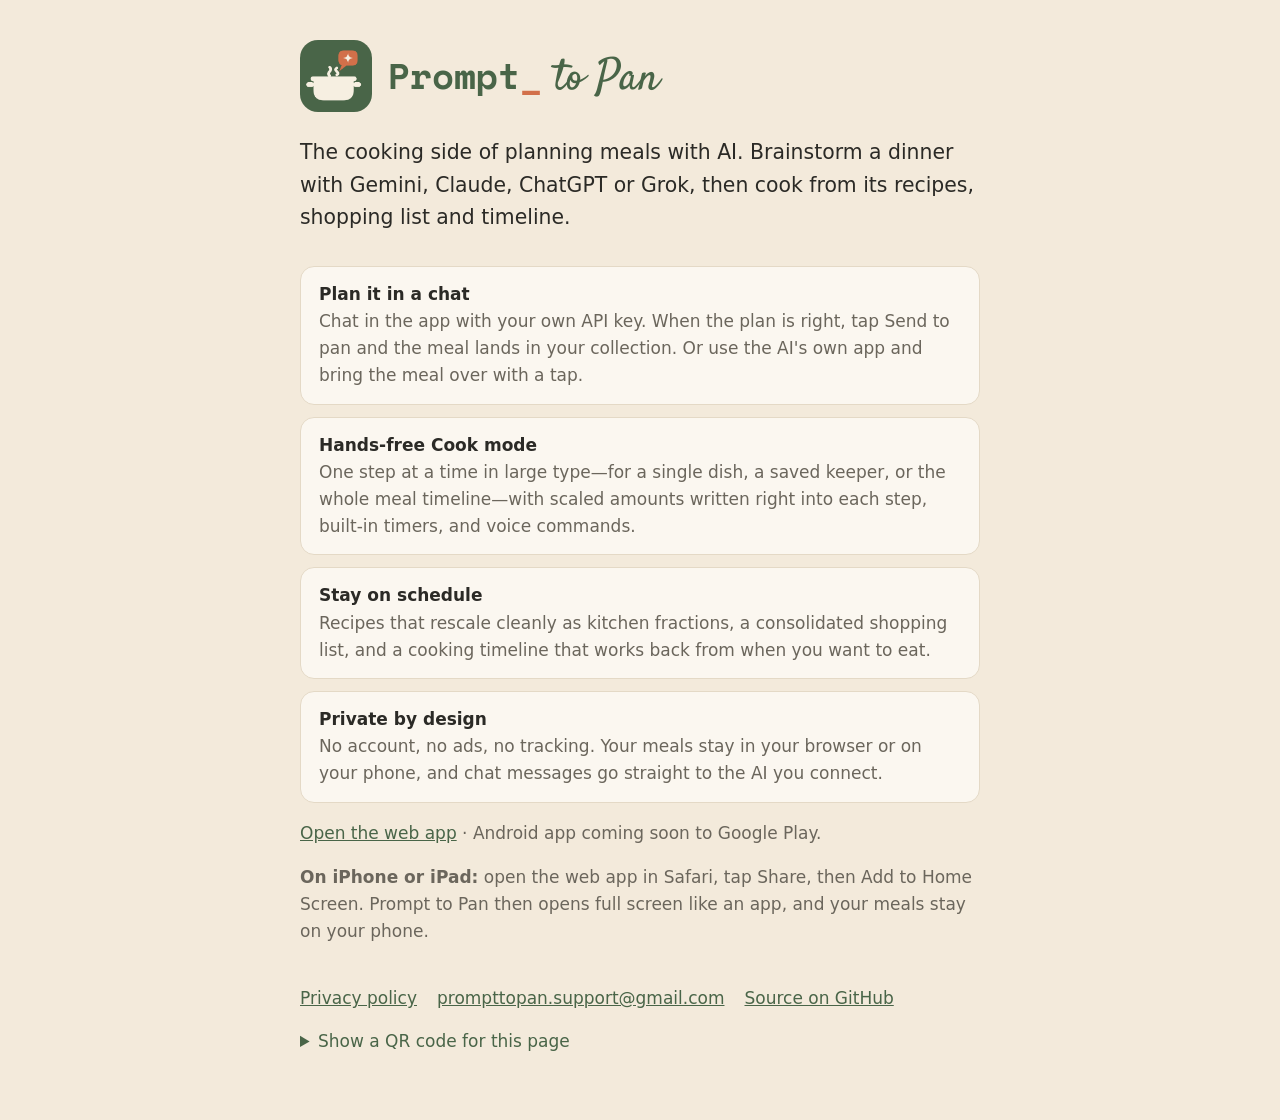
<file: docs/index.html>
<!doctype html>
<html lang="en">
<head>
<meta charset="utf-8">
<meta name="viewport" content="width=device-width, initial-scale=1">
<title>Prompt to Pan</title>
<meta name="description" content="Plan meals with Gemini, Claude, ChatGPT or Grok, then cook from recipes, shopping lists and timelines.">
<link rel="icon" href="icon.png">
<style>
  @font-face { font-family: Satisfy; src: url(fonts/Satisfy-Regular.woff2) format("woff2"); font-display: swap; }
  @font-face { font-family: "Space Mono"; src: url(fonts/SpaceMono-Bold.woff2) format("woff2"); font-weight: 700; font-display: swap; }
  :root { --bg: #F3EADB; --surface: #FBF7F0; --line: #E4D9C6; --text: #2B2A26; --muted: #6B665C; --accent: #496548; }
  @media (prefers-color-scheme: dark) { :root { --bg: #232A24; --surface: #2E372F; --line: #3B463C; --text: #EFE8DA; --muted: #B5AE9F; --accent: #9CC29A; } }
  body { margin: 0; background: var(--bg); color: var(--text); font: 17px/1.6 system-ui, sans-serif; }
  main { max-width: 680px; margin: 0 auto; padding: 40px 16px 64px; }
  header { display: flex; align-items: center; gap: 16px; }
  header img { width: 72px; height: 72px; border-radius: 18px; }
  h1 { font: 400 2.6em/1.1 Satisfy, cursive; color: var(--accent); margin: 0; }
  .prompt { font: 700 .82em "Space Mono", monospace; }
  .prompt::after { content: "_" / ""; color: #D2704A; animation: blink 1.1s steps(1) infinite; }
  @keyframes blink { 50% { opacity: 0; } }
  @media (prefers-reduced-motion: reduce) { .prompt::after { animation: none; } }
  .lead { font-size: 1.2em; margin: 24px 0 32px; }
  .features { display: grid; gap: 12px; padding: 0; list-style: none; }
  .features li { background: var(--surface); border: 1px solid var(--line); border-radius: 14px; padding: 14px 18px; }
  .features strong { display: block; }
  .muted { color: var(--muted); }
  a { color: var(--accent); }
  .qr { margin-top: 16px; }
  .qr summary { color: var(--accent); cursor: pointer; width: fit-content; }
  .qr div { display: flex; align-items: center; gap: 16px; margin-top: 12px; }
  .qr img { width: 132px; height: 132px; border-radius: 10px; flex: none; }
  .qr p { margin: 0; }
  footer { margin-top: 40px; display: flex; flex-wrap: wrap; gap: 8px 20px; }
</style>
</head>
<body>
<main>
<header>
  <img src="icon.png" alt="">
  <h1><span class="prompt">Prompt</span> to Pan</h1>
</header>

<p class="lead">The cooking side of planning meals with AI. Brainstorm a dinner with Gemini, Claude, ChatGPT or Grok, then cook from its recipes, shopping list and timeline.</p>

<ul class="features">
  <li><strong>Plan it in a chat</strong><span class="muted">Chat in the app with your own API key. When the plan is right, tap Send to pan and the meal lands in your collection. Or use the AI's own app and bring the meal over with a tap.</span></li>
  <li><strong>Hands-free Cook mode</strong><span class="muted">One step at a time in large type—for a single dish, a saved keeper, or the whole meal timeline—with scaled amounts written right into each step, built-in timers, and voice commands.</span></li>
  <li><strong>Stay on schedule</strong><span class="muted">Recipes that rescale cleanly as kitchen fractions, a consolidated shopping list, and a cooking timeline that works back from when you want to eat.</span></li>
  <li><strong>Private by design</strong><span class="muted">No account, no ads, no tracking. Your meals stay in your browser or on your phone, and chat messages go straight to the AI you connect.</span></li>
</ul>

<p class="muted"><a href="app/">Open the web app</a> · Android app coming soon to Google Play.</p>

<p class="muted"><strong>On iPhone or iPad:</strong> open the web app in Safari, tap Share, then Add to Home Screen. Prompt to Pan then opens full screen like an app, and your meals stay on your phone.</p>


<footer>
  <a href="privacy.html">Privacy policy</a>
  <a href="mailto:prompttopan.support@gmail.com">prompttopan.support@gmail.com</a>
  <a href="https://github.com/jimbo-yo/MealkeeperAndroid">Source on GitHub</a>
</footer>

<!-- qr.svg is made by the app's own encoder (qrSvg(SITE_URL) in app/qr.js); remake it if this page's address changes. -->
<details class="qr">
  <summary>Show a QR code for this page</summary>
  <div>
    <img src="qr.svg" alt="QR code for this page">
    <p class="muted">On a computer? Scan this with your phone's camera to open this page there. Prompt to Pan's Settings has this code too, for sharing it with friends.</p>
  </div>
</details>
</main>
</body>
</html>
</file>
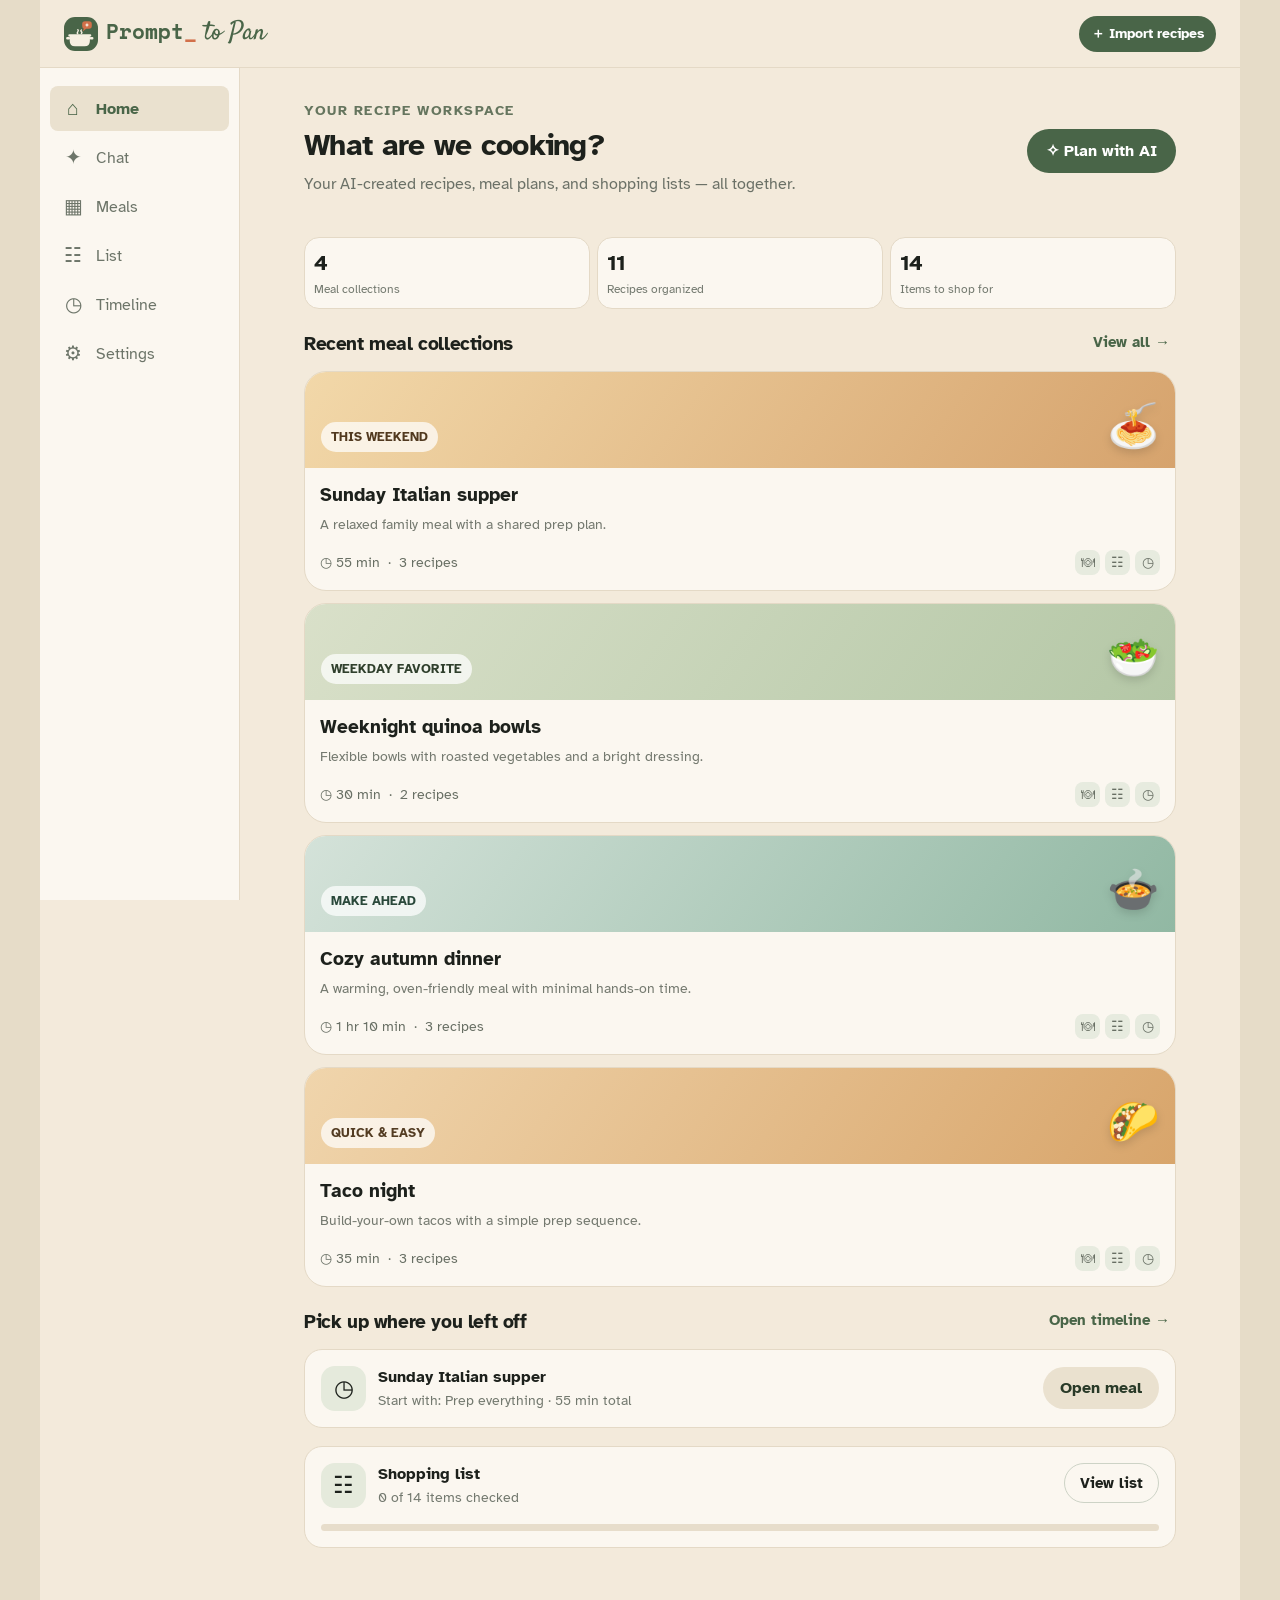
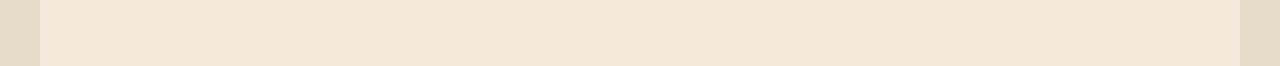
<file: app/src/main/assets/index.html>
<!doctype html>
<html lang="en" data-theme="light">
<head>
  <meta charset="utf-8">
  <meta name="viewport" content="width=device-width,initial-scale=1,viewport-fit=cover">
  <title>Prompt to Pan</title>
  <meta name="description" content="Plan meals with AI, then cook from recipes, shopping lists and timelines.">
  <meta name="theme-color" content="#f3eadb">
  <link rel="manifest" href="manifest.webmanifest">
  <!-- iPhone home screen: its icon and name (the icon is on the website, beside the landing page). -->
  <link rel="apple-touch-icon" href="../icon.png">
  <meta name="apple-mobile-web-app-title" content="Prompt to Pan">
  <link rel="stylesheet" href="app.css">
</head>
<body>
  <div class="app" id="app">
    <!-- Filled in by showWebNotice() in app.js: the web version only. -->
    <aside class="web-notice" id="web-notice" hidden></aside>
    <header class="topbar">
      <div class="brand"><svg class="brand-icon" viewBox="20 20 68 68" aria-hidden="true"><g transform="translate(54 54) scale(0.8) translate(-54 -54)"><g transform="translate(51 69.5) scale(1.2) translate(-54 -66.5)"><path fill="#F6EFE1" d="M32.5 54 H75.5 A2.5 2.5 0 0 1 78 56.5 V56.5 A2.5 2.5 0 0 1 75.5 59 H32.5 A2.5 2.5 0 0 1 30 56.5 V56.5 A2.5 2.5 0 0 1 32.5 54 Z M33 58 H75 V68 Q75 79 64 79 H44 Q33 79 33 68 Z M28.0 60 H31.0 A2.5 2.5 0 0 1 33.5 62.5 V62.5 A2.5 2.5 0 0 1 31.0 65 H28.0 A2.5 2.5 0 0 1 25.5 62.5 V62.5 A2.5 2.5 0 0 1 28.0 60 Z M77.0 60 H80.0 A2.5 2.5 0 0 1 82.5 62.5 V62.5 A2.5 2.5 0 0 1 80.0 65 H77.0 A2.5 2.5 0 0 1 74.5 62.5 V62.5 A2.5 2.5 0 0 1 77.0 60 Z"/></g><path d="M46 53.5 C41 49.83 51 47.20 46 43.00" fill="none" stroke="#F6EFE1" stroke-width="3.4" stroke-linecap="round"/><path d="M55 52.5 C60 49.52 50 47.40 55 44.00" fill="none" stroke="#F6EFE1" stroke-width="3.4" stroke-linecap="round"/><path fill="#D2704A" d="M64 22 H74 Q81 22 81 29 V34 Q81 41 74 41 H67 L58 48 L61 40.6 Q57 39 57 34 V29 Q57 22 64 22 Z"/><path fill="#F6EFE1" d="M69 25.2 C69.756 29.61 70.89 30.744 75.3 31.5 C70.89 32.256 69.756 33.39 69 37.8 C68.244 33.39 67.11 32.256 62.7 31.5 C67.11 30.744 68.244 29.61 69 25.2 Z"/></g></svg><span><span class="brand-prompt">Prompt</span> to Pan</span></div>
      <div class="top-actions">
        <button class="primary" onclick="openImport()">＋ Import recipes</button>
      </div>
    </header>

    <!-- Filled in by render() in app.js. -->
    <main class="main" id="main"></main>

    <nav class="mobile-nav">
      <button data-page="home" class="active" onclick="go('home')"><span>⌂</span>Home</button>
      <button data-page="chat" onclick="go('chat')"><span>✦</span>Chat</button>
      <button data-page="meals" onclick="go('meals')"><span>▦</span>Meals</button>
      <button data-page="shopping" onclick="go('shopping')"><span>☷</span>List</button>
      <button data-page="timeline" onclick="go('timeline')"><span>◷</span>Timeline</button>
      <button data-page="settings" onclick="go('settings')"><span>⚙</span>Settings</button>
    </nav>

    <!-- Cook mode (cook.js): one step at a time, over everything else. -->
    <div class="cook" id="cook" hidden></div>

    <div class="toast" id="toast"></div>
    <div class="modal-bg" id="modal-bg" onclick="if(event.target===this)closeModal()">
      <div class="modal" id="modal"></div>
    </div>
  </div>

  <script src="demo-data.js"></script>
  <script src="chat.js"></script>
  <script src="keepers.js"></script>
  <script src="cook.js"></script>
  <script src="qr.js"></script>
  <script src="app.js"></script>
  <script>if ('serviceWorker' in navigator && location.protocol !== 'file:') navigator.serviceWorker.register('sw.js').catch(() => {});</script>
</body>
</html>
</file>
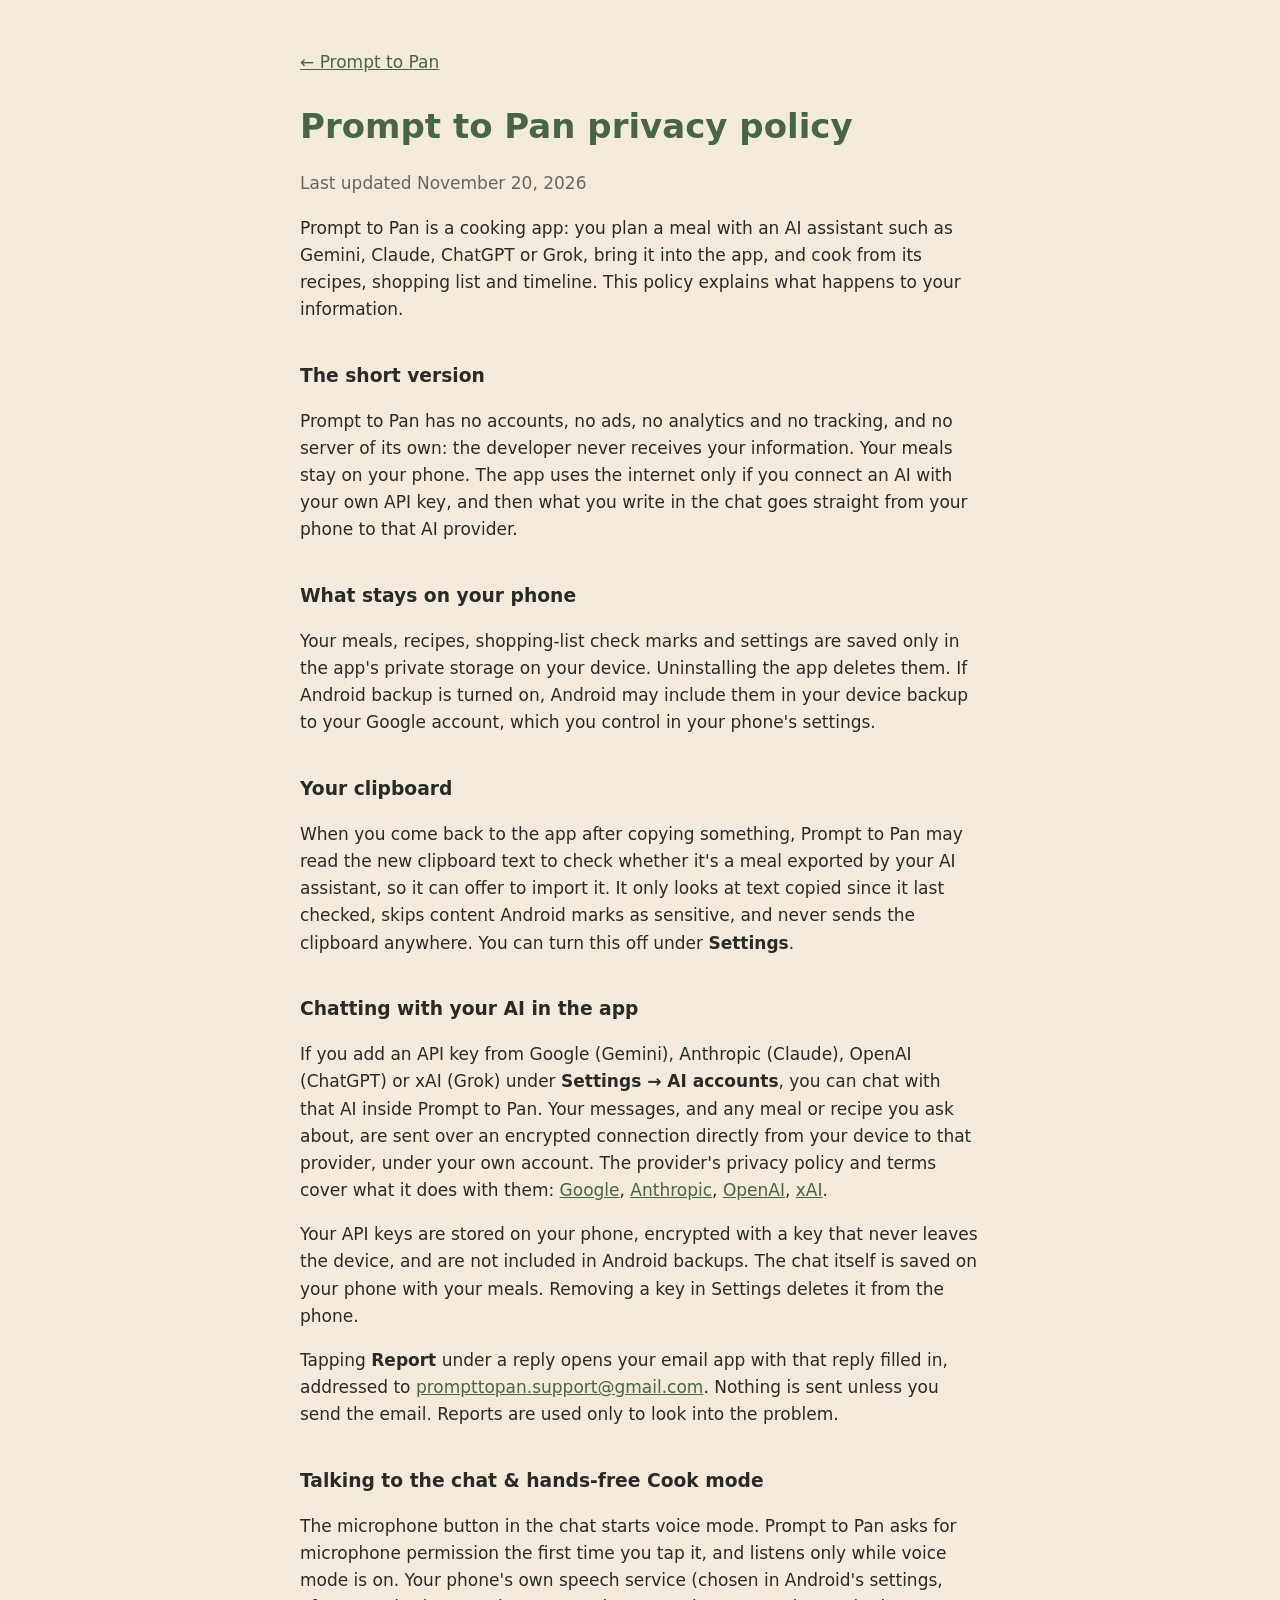
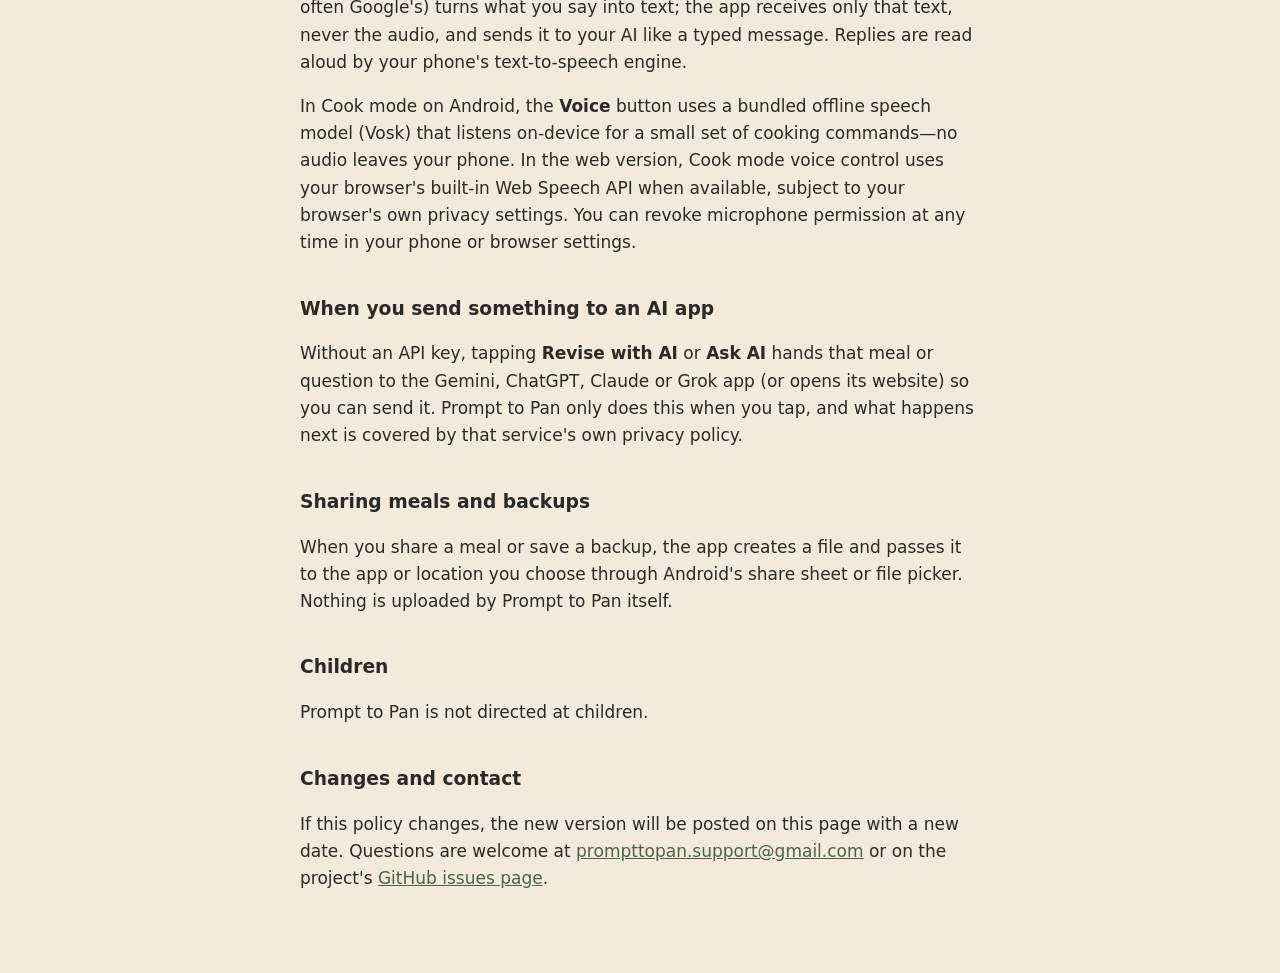
<file: docs/privacy.html>
<!doctype html>
<html lang="en">
<head>
<meta charset="utf-8">
<meta name="viewport" content="width=device-width, initial-scale=1">
<title>Prompt to Pan privacy policy</title>
<style>
  :root { --bg: #F3EADB; --text: #2B2A26; --muted: #6B665C; --accent: #496548; }
  @media (prefers-color-scheme: dark) { :root { --bg: #232A24; --text: #EFE8DA; --muted: #B5AE9F; --accent: #9CC29A; } }
  body { margin: 0; background: var(--bg); color: var(--text); font: 17px/1.6 system-ui, sans-serif; }
  main { max-width: 680px; margin: 0 auto; padding: 32px 16px 64px; }
  h1 { color: var(--accent); margin-bottom: 4px; }
  h2 { font-size: 1.1em; margin-top: 2em; }
  .muted { color: var(--muted); }
  a { color: var(--accent); }
</style>
</head>
<body>
<main>
<p><a href="./">← Prompt to Pan</a></p>
<h1>Prompt to Pan privacy policy</h1>
<p class="muted">Last updated November 20, 2026</p>

<p>Prompt to Pan is a cooking app: you plan a meal with an AI assistant such as Gemini, Claude, ChatGPT or Grok, bring it into the app, and cook from its recipes, shopping list and timeline. This policy explains what happens to your information.</p>

<h2>The short version</h2>
<p>Prompt to Pan has no accounts, no ads, no analytics and no tracking, and no server of its own: the developer never receives your information. Your meals stay on your phone. The app uses the internet only if you connect an AI with your own API key, and then what you write in the chat goes straight from your phone to that AI provider.</p>

<h2>What stays on your phone</h2>
<p>Your meals, recipes, shopping-list check marks and settings are saved only in the app's private storage on your device. Uninstalling the app deletes them. If Android backup is turned on, Android may include them in your device backup to your Google account, which you control in your phone's settings.</p>

<h2>Your clipboard</h2>
<p>When you come back to the app after copying something, Prompt to Pan may read the new clipboard text to check whether it's a meal exported by your AI assistant, so it can offer to import it. It only looks at text copied since it last checked, skips content Android marks as sensitive, and never sends the clipboard anywhere. You can turn this off under <strong>Settings</strong>.</p>

<h2>Chatting with your AI in the app</h2>
<p>If you add an API key from Google (Gemini), Anthropic (Claude), OpenAI (ChatGPT) or xAI (Grok) under <strong>Settings → AI accounts</strong>, you can chat with that AI inside Prompt to Pan. Your messages, and any meal or recipe you ask about, are sent over an encrypted connection directly from your device to that provider, under your own account. The provider's privacy policy and terms cover what it does with them:
<a href="https://policies.google.com/privacy">Google</a>,
<a href="https://www.anthropic.com/legal/privacy">Anthropic</a>,
<a href="https://openai.com/policies/privacy-policy/">OpenAI</a>,
<a href="https://x.ai/legal/privacy-policy">xAI</a>.</p>
<p>Your API keys are stored on your phone, encrypted with a key that never leaves the device, and are not included in Android backups. The chat itself is saved on your phone with your meals. Removing a key in Settings deletes it from the phone.</p>
<p>Tapping <strong>Report</strong> under a reply opens your email app with that reply filled in, addressed to <a href="mailto:prompttopan.support@gmail.com">prompttopan.support@gmail.com</a>. Nothing is sent unless you send the email. Reports are used only to look into the problem.</p>

<h2>Talking to the chat &amp; hands-free Cook mode</h2>
<p>The microphone button in the chat starts voice mode. Prompt to Pan asks for microphone permission the first time you tap it, and listens only while voice mode is on. Your phone's own speech service (chosen in Android's settings, often Google's) turns what you say into text; the app receives only that text, never the audio, and sends it to your AI like a typed message. Replies are read aloud by your phone's text-to-speech engine.</p>
<p>In Cook mode on Android, the <strong>Voice</strong> button uses a bundled offline speech model (Vosk) that listens on-device for a small set of cooking commands—no audio leaves your phone. In the web version, Cook mode voice control uses your browser's built-in Web Speech API when available, subject to your browser's own privacy settings. You can revoke microphone permission at any time in your phone or browser settings.</p>

<h2>When you send something to an AI app</h2>
<p>Without an API key, tapping <strong>Revise with AI</strong> or <strong>Ask AI</strong> hands that meal or question to the Gemini, ChatGPT, Claude or Grok app (or opens its website) so you can send it. Prompt to Pan only does this when you tap, and what happens next is covered by that service's own privacy policy.</p>

<h2>Sharing meals and backups</h2>
<p>When you share a meal or save a backup, the app creates a file and passes it to the app or location you choose through Android's share sheet or file picker. Nothing is uploaded by Prompt to Pan itself.</p>

<h2>Children</h2>
<p>Prompt to Pan is not directed at children.</p>

<h2>Changes and contact</h2>
<p>If this policy changes, the new version will be posted on this page with a new date. Questions are welcome at <a href="mailto:prompttopan.support@gmail.com">prompttopan.support@gmail.com</a> or on the project's <a href="https://github.com/jimbo-yo/MealkeeperAndroid/issues">GitHub issues page</a>.</p>
</main>
</body>
</html>
</file>
<file: app/src/main/assets/app.css>
/* Prompt to Pan styles. Phones use bottom navigation; wider screens use a side rail and workspace.
   Colours use light-dark(), which follows the system theme (on Android, via Theme.Mealkeeper's night variant).
   MainActivity sets --android-safe-top / --android-safe-bottom to the status- and navigation-bar heights, and
   --android-ime-bottom to the keyboard's height while it's open.
   Settings > Appearance sets data-theme on <html>: Linen (light, the default), soft olive (dark), or match the phone. */

/* Body text: Atkinson Hyperlegible, designed for legibility (SIL OFL 1.1, see fonts/AtkinsonHyperlegible-OFL.txt). */
@font-face {
  font-family: "Atkinson Hyperlegible";
  src: url("fonts/AtkinsonHyperlegible-Regular.ttf") format("truetype");
  font-weight: 400 600;
  font-display: swap;
}

@font-face {
  font-family: "Atkinson Hyperlegible";
  src: url("fonts/AtkinsonHyperlegible-Bold.ttf") format("truetype");
  font-weight: 650 900;
  font-display: swap;
}

/* The app name's fonts, bundled so they work offline: Satisfy for "to Pan" (Apache 2.0, see fonts/Satisfy-LICENSE.txt)
   and Space Mono Bold, Latin only, for "Prompt" (SIL OFL 1.1, see fonts/SpaceMono-OFL.txt). */
@font-face {
  font-family: "Space Mono";
  src: url("fonts/SpaceMono-Bold.woff2") format("woff2");
  font-weight: 700;
  font-display: block;
}

@font-face {
  font-family: "Satisfy";
  src: url("fonts/Satisfy-Regular.woff2") format("woff2");
  font-display: block;
}

:root {
  --font-body: "Atkinson Hyperlegible", Inter, Roboto, "Segoe UI", sans-serif;
  /* The larger of the browser's own inset (an iPhone's status bar or notch, in a home-screen web app) and the one
     MainActivity sends; whichever applies, the other is 0. */
  --safe-top: max(env(safe-area-inset-top), var(--android-safe-top, 0px));
  --safe-bottom: max(env(safe-area-inset-bottom), var(--android-safe-bottom, 0px));
  /* Dialogs sit above the keyboard when it's open (the bottom nav stays put underneath). */
  --dialog-bottom: max(var(--safe-bottom), var(--android-ime-bottom, 0px));
  /* Surfaces for Linen (light) and soft olive (dark); text colours are set per element. */
  --bg: light-dark(#f3eadb, #232a24);
  --bar: light-dark(#f3eadb, #28302a);
  --surface: light-dark(#fbf7f0, #2e372f);
  --surface-2: light-dark(#f1e8d8, #343e35);
  --field: light-dark(#fffcf6, #262d27);
  --line: light-dark(#e4d9c6, #3b463c);
  --track: light-dark(#e7ddcb, #3b463c);
  --button-2: light-dark(#eae1cf, #3a453b);
  --name: light-dark(#496548, #eed9b0);
  color-scheme: light;
}

:root[data-theme="dark"] {
  color-scheme: dark;
}

:root[data-theme="match"] {
  color-scheme: light dark;
}

* {
  box-sizing: border-box;
}

body {
  margin: 0;
  font-family: var(--font-body);
  background: var(--bg);
  color: light-dark(#1d211c, #e5e8e1);
}

button,
input,
textarea,
select {
  font: inherit;
}

button {
  cursor: pointer;
  border: 0;
  transition: filter .15s, transform .15s;
}

button:hover {
  filter: brightness(.96);
}

button:active {
  transform: scale(.98);
}

/* ---- App shell ---- */

.app {
  min-height: 100vh;
  background-color: var(--bg);
  color: light-dark(#1d211c, #e5e8e1);
}

.web-notice {
  display: flex;
  align-items: center;
  justify-content: center;
  gap: 10px;
  padding: calc(var(--safe-top) + 8px) 12px 8px;
  background: #d2704a;
  color: #1d211c;
  text-align: center;
  font-size: 15px;
  font-weight: 600;
}

.web-notice[hidden] {
  display: none;
}

.web-notice button {
  border: 0;
  background: none;
  color: inherit;
  font-size: 20px;
  line-height: 1;
  padding: 2px 6px;
}

.topbar {
  min-height: 68px;
  display: flex;
  align-items: center;
  justify-content: space-between;
  padding: calc(var(--safe-top) + 10px) 12px 10px;
  border-bottom: 1px solid var(--line);
  position: sticky;
  top: 0;
  background: var(--bar);
  z-index: 5;
}

.brand {
  display: flex;
  align-items: center;
  gap: 8px;
  font-family: "Satisfy", cursive;
  font-weight: 400;
  font-size: 26px;
  line-height: 1;
  color: var(--name);
}

/* "Prompt" as typed into a chat, with a blinking cursor; the cursor isn't part of the name for screen readers. */
.brand-prompt {
  font-family: "Space Mono", monospace;
  font-weight: 700;
  font-size: .82em;
}

.brand-prompt::after {
  content: "_" / "";
  color: #D2704A;
  animation: cursor-blink 1.1s steps(1) infinite;
}

@keyframes cursor-blink {
  50% {
    opacity: 0;
  }
}

@media (prefers-reduced-motion: reduce) {
  .brand-prompt::after {
    animation: none;
  }
}

.brand-icon {
  background: #496548;
  color: white;
  width: 34px;
  height: 34px;
  border-radius: 11px;
  display: grid;
  place-items: center;
  font-size: 21px;
}

.top-actions {
  display: flex;
  align-items: center;
  gap: 6px;
}

.top-actions .primary {
  padding: 9px 12px;
  font-size: 14px;
  white-space: nowrap;
}

.main {
  width: 100%;
  padding: 20px 14px calc(92px + var(--safe-bottom));
  overflow-wrap: anywhere;
}

.mobile-nav {
  position: fixed;
  bottom: 0;
  left: 0;
  right: 0;
  z-index: 6;
  display: flex;
  justify-content: space-around;
  background: var(--surface);
  border-top: 1px solid var(--line);
  padding: 7px 2px calc(7px + var(--safe-bottom));
}

.mobile-nav button {
  background: transparent;
  color: light-dark(#6d7569, #a1aa9d);
  display: flex;
  flex: 1;
  min-width: 0;
  flex-direction: column;
  align-items: center;
  gap: 3px;
  font-size: 13px;
  padding: 4px 2px;
}

.mobile-nav button.active {
  color: light-dark(#496548, #c4ddb9);
  font-weight: 750;
}

.mobile-nav span {
  font-size: 19px;
}

.toast {
  position: fixed;
  bottom: calc(84px + var(--safe-bottom));
  left: 50%;
  transform: translateX(-50%);
  max-width: calc(100vw - 28px);
  background: light-dark(#283b28, #dcebd6);
  color: light-dark(white, #1e2c1d);
  padding: 13px 18px;
  border-radius: 99px;
  box-shadow: 0 8px 30px #0002;
  font-size: 15px;
  text-align: center;
  white-space: normal;
  z-index: 10;
  display: none;
}

.modal-bg {
  position: fixed;
  inset: 0;
  background: #0006;
  z-index: 15;
  display: none;
  align-items: flex-end;
  justify-content: center;
  padding: 10px 10px calc(10px + var(--dialog-bottom));
}

.modal {
  width: 100%;
  max-height: min(88vh, calc(100vh - var(--safe-top) - var(--dialog-bottom) - 30px));
  overflow: auto;
  background: var(--surface);
  border-radius: 24px 24px 14px 14px;
  padding: 19px;
  box-shadow: 0 20px 80px #0003;
}

.modal-bg.centered {
  align-items: center;
}

.modal-bg.centered .modal {
  border-radius: 24px;
}

.modal h2 {
  margin: 0 0 7px;
  font-size: 22px;
}

.modal-foot {
  display: flex;
  justify-content: flex-end;
  flex-wrap: wrap;
  gap: 10px;
  margin-top: 20px;
}

.modal-foot button {
  flex: 1;
}

/* ---- Text and layout helpers ---- */

.eyebrow {
  font-size: 14px;
  text-transform: uppercase;
  letter-spacing: 1.5px;
  color: light-dark(#65755e, #a8bd9f);
  font-weight: 750;
  margin-bottom: 10px;
}

.headline {
  font-size: clamp(25px, 7vw, 30px);
  line-height: 1.1;
  letter-spacing: -.7px;
  margin: 0 0 10px;
  font-weight: 750;
  overflow-wrap: anywhere;
}

.subhead {
  color: light-dark(#6b7167, #a4aca1);
  font-size: 16px;
  line-height: 1.55;
  margin: 0 0 20px;
}

.muted {
  color: light-dark(#73796f, #a0a99e);
}

.small {
  font-size: 14px;
}

.row {
  display: flex;
  align-items: center;
  gap: 12px;
}

.spread {
  display: flex;
  justify-content: space-between;
  align-items: flex-start;
  flex-wrap: wrap;
  gap: 10px;
}

.spread > .primary,
.spread > .outline,
.spread > .secondary {
  max-width: 100%;
  white-space: normal;
}

.divider {
  height: 1px;
  background: var(--line);
  margin: 16px 0;
}

.section-head {
  display: flex;
  align-items: flex-start;
  justify-content: space-between;
  gap: 12px;
  margin: 23px 0 15px;
}

.section-head h2 {
  font-size: 19px;
  margin: 0;
  letter-spacing: -.4px;
}

.panel {
  background: var(--surface);
  border: 1px solid var(--line);
  border-radius: 18px;
  padding: 16px;
  margin-bottom: 18px;
  min-width: 0;
}

.empty {
  padding: 20px;
  text-align: center;
  color: light-dark(#72796e, #a3aca0);
}

.badge {
  font-size: 13px;
  border-radius: 99px;
  background: light-dark(#e4eadc, #2b3928);
  color: light-dark(#45613f, #c3dcb9);
  padding: 6px 9px;
  font-weight: 750;
}

/* ---- Buttons and form controls ---- */

.primary {
  background: #496548;
  color: white;
  border-radius: 99px;
  padding: 12px 19px;
  font-size: 16px;
  font-weight: 650;
  display: inline-flex;
  align-items: center;
  gap: 8px;
}

.secondary {
  background: var(--button-2);
  color: light-dark(#293a28, #e1e8dc);
  border-radius: 99px;
  padding: 11px 17px;
  font-size: 16px;
  font-weight: 650;
}

.outline {
  background: transparent;
  color: inherit;
  border: 1px solid light-dark(#cdd3c6, #454e43);
  border-radius: 99px;
  padding: 10px 15px;
  font-size: 15px;
  font-weight: 650;
}

.text-btn {
  color: light-dark(#496548, #b7d2ae);
  background: transparent;
  font-size: 15px;
  font-weight: 700;
}

.danger {
  color: light-dark(#a23b24, #f2a98a);
}

.outline.danger {
  border-color: light-dark(#dcb7aa, #6b4a3f);
}

.primary.danger-fill {
  background: #b5452b;
}

.actions {
  display: flex;
  gap: 8px;
  flex-wrap: wrap;
}

.actions button {
  max-width: 100%;
  white-space: normal;
}

.field {
  width: 100%;
  min-width: 0;
  border: 1px solid light-dark(#cdd3c6, #424b40);
  background: var(--field);
  color: inherit;
  border-radius: 13px;
  padding: 13px 14px;
  outline: none;
}

.field:focus {
  border-color: #496548;
  box-shadow: 0 0 0 2px #49654822;
}

textarea.field {
  resize: vertical;
  min-height: 140px;
  line-height: 1.5;
}

.field-label {
  display: block;
  font-size: 14px;
  font-weight: 700;
  margin: 15px 0 7px;
}

.toggle {
  appearance: none;
  width: 44px;
  height: 26px;
  background: light-dark(#d5d9d0, #454d42);
  border-radius: 99px;
  position: relative;
  cursor: pointer;
  transition: .2s;
  flex-shrink: 0;
}

.toggle::before {
  content: "";
  position: absolute;
  left: 4px;
  top: 4px;
  width: 18px;
  height: 18px;
  border-radius: 50%;
  background: white;
  transition: .2s;
}

.toggle:checked {
  background: #496548;
}

.toggle:checked::before {
  transform: translateX(18px);
}

.tabs {
  display: flex;
  border-bottom: 1px solid var(--line);
  margin: 20px 0;
  overflow-x: auto;
  white-space: nowrap;
  scrollbar-width: thin;
}

.tab {
  flex-shrink: 0;
  padding: 11px 10px;
  background: transparent;
  color: light-dark(#747a70, #a3aba0);
  font-size: 14px;
  border-bottom: 2px solid transparent;
}

.tab.active {
  color: light-dark(#496548, #c3dfb8);
  border-color: #496548;
  font-weight: 750;
}

/* ---- Home stats ---- */

.stats {
  display: grid;
  grid-template-columns: repeat(3, minmax(0, 1fr));
  gap: 7px;
  margin: 20px 0;
}

.stat {
  background: var(--surface);
  border: 1px solid var(--line);
  border-radius: 15px;
  padding: 11px 9px;
  min-width: 0;
}

.stat .number {
  font-size: clamp(18px, 5vw, 22px);
  font-weight: 750;
  letter-spacing: -.6px;
}

.stat .label {
  font-size: 12px;
  line-height: 1.35;
  color: light-dark(#73796f, #9ca59a);
  margin-top: 5px;
}

/* ---- Meal cards ---- */

.meal-grid {
  display: grid;
  grid-template-columns: minmax(0, 1fr);
  gap: 12px;
}

.meal-card {
  overflow: hidden;
  border-radius: 22px;
  border: 1px solid var(--line);
  background: var(--surface);
  cursor: pointer;
}

.meal-art {
  height: 96px;
  padding: 16px;
  display: flex;
  align-items: flex-end;
  justify-content: space-between;
  background: linear-gradient(125deg, #d9e0c9, #b4c7a6);
  color: #30402d;
  position: relative;
}

.meal-art.pasta {
  background: linear-gradient(125deg, #f2d8a9, #d6a36d);
  color: #51391f;
}

.meal-art.soup {
  background: linear-gradient(125deg, #d4e2d9, #91b8a3);
  color: #29483a;
}

.meal-art.taco {
  background: linear-gradient(125deg, #f0d5ac, #d8a56b);
  color: #533c22;
}

.art-emoji {
  font-size: 42px;
  filter: drop-shadow(0 4px 4px #0002);
}

.art-tag {
  font-size: 13px;
  font-weight: 750;
  background: #ffffffb8;
  border-radius: 99px;
  padding: 7px 10px;
}

.meal-content {
  padding: 15px;
}

.meal-content h3 {
  font-size: 19px;
  margin: 0 0 7px;
}

.meal-content p {
  font-size: 14px;
  line-height: 1.5;
  color: light-dark(#74796f, #a0a89e);
  margin: 0 0 15px;
}

.meta {
  display: flex;
  align-items: center;
  justify-content: space-between;
  font-size: 14px;
  color: light-dark(#686f64, #a0a89d);
}

.mini-avatars {
  display: flex;
  gap: 5px;
}

.avatar {
  width: 25px;
  height: 25px;
  border-radius: 8px;
  background: light-dark(#e7ebdf, #303b2d);
  display: grid;
  place-items: center;
  font-size: 14px;
}

/* ---- Recipe rows ---- */

.recipe-list {
  display: grid;
  gap: 10px;
}

.recipe-row {
  display: flex;
  align-items: center;
  gap: 10px;
  padding: 12px;
  border-radius: 16px;
  background: var(--surface-2);
  cursor: pointer;
  min-width: 0;
}

.recipe-row > div:nth-child(2) {
  min-width: 0;
  overflow-wrap: anywhere;
}

.recipe-icon {
  width: 45px;
  height: 45px;
  border-radius: 14px;
  background: light-dark(#e5eadc, #354333);
  display: grid;
  place-items: center;
  font-size: 23px;
  flex-shrink: 0;
}

.recipe-row h3 {
  font-size: 16px;
  margin: 0 0 5px;
}

.recipe-row p {
  font-size: 14px;
  margin: 0;
  color: light-dark(#74796f, #a0a89e);
}

.arrow {
  margin-left: auto;
  color: light-dark(#777e72, #a3aca0);
  font-size: 21px;
}

/* ---- Shopping list and ingredient rows ---- */

.checkrow {
  display: flex;
  align-items: flex-start;
  gap: 9px;
  padding: 13px 0;
  border-bottom: 1px solid var(--line);
  font-size: 15px;
}

.checkrow:last-child {
  border: 0;
}

.checkrow input {
  accent-color: #496548;
  width: 18px;
  height: 18px;
  margin-top: 1px;
}

.checkrow.checked .checktext {
  text-decoration: line-through;
  color: light-dark(#8b9186, #778073);
}

.recipe-link {
  text-decoration: underline;
  text-decoration-color: light-dark(#c3c9bc, #4c5649);
  text-underline-offset: 2px;
  cursor: pointer;
}

.qty {
  margin-left: auto;
  color: light-dark(#777d73, #a3aba0);
  font-size: 13px;
  text-align: right;
}

/* ---- Cooking timeline ---- */

.timeline {
  display: grid;
  grid-template-columns: 48px minmax(0, 1fr);
  gap: 0 9px;
}

.time {
  font-size: 14px;
  font-weight: 750;
  color: light-dark(#496548, #b9d8ae);
  padding: 14px 0;
}

.timeitem {
  border-left: 2px solid light-dark(#d9e2d2, #394d35);
  padding: 12px 0 16px 13px;
  position: relative;
  min-width: 0;
}

.timeitem::before {
  content: "";
  position: absolute;
  left: -6px;
  top: 17px;
  width: 10px;
  height: 10px;
  border-radius: 50%;
  background: #6c8b61;
}

.timeitem strong {
  font-size: 16px;
  overflow-wrap: anywhere;
}

.timeitem p {
  font-size: 14px;
  color: light-dark(#747a70, #a2aaa0);
  line-height: 1.5;
  margin: 5px 0 0;
  overflow-wrap: anywhere;
}

/* ---- Very narrow phones ---- */

@media (max-width: 380px) {
  .main {
    padding-left: 11px;
    padding-right: 11px;
  }

  .stats {
    grid-template-columns: 1fr;
    gap: 8px;
  }

  .stat {
    display: flex;
    align-items: center;
    justify-content: space-between;
    padding: 12px 14px;
  }

  .stat .label {
    margin-top: 0;
    font-size: 13px;
  }

  .top-actions .primary {
    font-size: 13px;
    padding: 8px 10px;
  }

  .brand {
    font-size: 22px;
  }

  .mobile-nav button {
    font-size: 12px;
  }
}

/* ---- Wide screens ---- */

@media (min-width: 761px) {
  body {
    background: light-dark(#e6dcc8, #1a1f1b);
  }

  .app {
    max-width: 1200px;
    min-height: 100vh;
    margin: 0 auto;
    display: grid;
    grid-template-columns: 200px minmax(0, 1fr);
    grid-template-rows: auto minmax(0, 1fr);
  }

  .topbar {
    grid-column: 1 / -1;
    padding: 10px 24px;
  }

  .main {
    grid-column: 2;
    grid-row: 2;
    max-width: 1000px;
    margin: 0 auto;
    padding: 34px clamp(24px, 5vw, 64px) 100px;
  }

  .mobile-nav {
    position: sticky;
    top: 68px;
    grid-column: 1;
    grid-row: 2;
    align-self: start;
    height: calc(100vh - 68px);
    flex-direction: column;
    justify-content: flex-start;
    gap: 4px;
    padding: 18px 10px;
    border-top: 0;
    border-right: 1px solid var(--line);
  }

  .mobile-nav button {
    flex: none;
    flex-direction: row;
    justify-content: flex-start;
    gap: 12px;
    padding: 10px 12px;
    border-radius: 8px;
    font-size: 16px;
  }

  .mobile-nav button.active {
    background: var(--button-2);
  }

  .mobile-nav span {
    width: 22px;
    font-size: 20px;
    text-align: center;
  }

  .composer {
    left: max(200px, calc((100vw - 1200px) / 2 + 200px));
    right: max(0px, calc((100vw - 1200px) / 2));
    bottom: 0;
  }
}

/* ---- Keepers (keepers.js) ---- */

/* Search hides rows and groups in place; .recipe-row's display would otherwise override [hidden]. */
.keeper-row[hidden],
.keeper-group[hidden] {
  display: none;
}

.keep-btn {
  margin: 0 0 14px;
}

.keeper-tag {
  margin: 0 0 12px;
  font-size: 15px;
  font-weight: 700;
  color: light-dark(#a0701f, #e7c27a);
}

.keeper-star {
  color: light-dark(#a0701f, #e7c27a);
  font-size: 15px;
}

.keeper-note {
  border-color: light-dark(#e2c896, #6b5a35);
}

/* ---- Chat (chat.js) ---- */

.chat-log {
  display: flex;
  flex-direction: column;
  gap: 10px;
  /* Room for the message box, which sits above the bottom nav. */
  padding-bottom: 76px;
}

.bubble {
  max-width: 88%;
  padding: 11px 14px;
  border-radius: 18px;
  font-size: 17px;
  line-height: 1.5;
  white-space: pre-wrap;
}

.bubble.user {
  align-self: flex-end;
  background: light-dark(#496548, #4f6b4d);
  color: white;
  border-bottom-right-radius: 6px;
}

.bubble-about {
  font-size: 14px;
  opacity: .8;
  margin-bottom: 4px;
}

.bubble.ai {
  align-self: flex-start;
  background: var(--surface);
  border: 1px solid var(--line);
  border-bottom-left-radius: 6px;
  white-space: normal;
}

.bubble.ai p {
  margin: 0 0 8px;
}

.bubble.ai p:last-child,
.bubble.ai ul:last-child,
.bubble.ai ol:last-child {
  margin-bottom: 0;
}

.bubble.ai ul,
.bubble.ai ol {
  margin: 0 0 8px;
  padding-left: 20px;
}

.bubble.ai pre {
  overflow-x: auto;
  font-size: 14px;
  background: var(--surface-2);
  padding: 8px;
  border-radius: 8px;
  white-space: pre;
}

.bubble.ai code {
  font-size: 15px;
}

.list-preview {
  max-height: 40vh;
  overflow: auto;
  margin: 0 0 4px;
  padding: 12px 14px;
  background: var(--field);
  border: 1px solid var(--line);
  border-radius: 12px;
  font: 13px/1.5 var(--font-body);
  white-space: pre-wrap;
}

.tab:disabled {
  opacity: .45;
}

.chat-report {
  align-self: flex-start;
  margin: -4px 0 0 6px;
  padding: 4px 8px;
  font-size: 14px;
  font-weight: 600;
  color: light-dark(#73796f, #a0a99e);
}

.chat-to-pan {
  align-self: flex-end;
  margin-top: 2px;
}

.meal-saved {
  margin: 2px 0;
  border-color: light-dark(#b9c9af, #4c5f47);
}

.chat-status {
  display: flex;
  align-items: center;
  gap: 8px;
  font-size: 15px;
  color: light-dark(#6d7569, #a1aa9d);
  padding: 4px 2px;
}

.dots {
  display: inline-flex;
  gap: 3px;
}

.dots i {
  width: 6px;
  height: 6px;
  border-radius: 50%;
  background: currentColor;
  animation: dot 1.2s infinite ease-in-out;
}

.dots i:nth-child(2) {
  animation-delay: .15s;
}

.dots i:nth-child(3) {
  animation-delay: .3s;
}

@keyframes dot {
  0%, 80%, 100% { opacity: .25; }
  40% { opacity: 1; }
}

.chat-error {
  background: light-dark(#f6e3dc, #4a302a);
  color: light-dark(#7c2f1d, #f6c9b8);
  border-radius: 14px;
  padding: 12px 14px;
  font-size: 16px;
}

.chat-error .text-btn {
  margin-top: 6px;
  color: inherit;
  text-decoration: underline;
}

.chip {
  font-size: 15px;
  padding: 8px 13px;
  text-align: left;
}

/* The message box: above the bottom nav, or above the keyboard while it's open. */
.composer {
  position: fixed;
  left: 0;
  right: 0;
  /* --nav-height is measured by render() in app.js; it includes the gesture-bar inset. */
  bottom: max(var(--nav-height, calc(64px + var(--safe-bottom))), var(--android-ime-bottom, 0px));
  z-index: 7;
  display: flex;
  align-items: flex-end;
  gap: 8px;
  padding: 8px 12px;
  background: var(--bg);
  border-top: 1px solid var(--line);
}

.composer textarea.field {
  min-height: 0;
  max-height: 140px;
  resize: none;
  padding: 10px 14px;
  border-radius: 20px;
}

.composer .send {
  flex: none;
  width: 44px;
  height: 44px;
  padding: 0;
  justify-content: center;
  font-size: 18px;
}

.composer .mic {
  display: inline-flex;
  align-items: center;
}

.composer .mic svg {
  width: 20px;
  height: 20px;
}

/* Listening (see the voice section of chat.js): tapping again sends what was said. */
.composer .mic.listening {
  background: #b5452b;
  border-color: #b5452b;
  color: white;
  animation: listening 1.4s infinite ease-in-out;
}

@keyframes listening {
  0%, 100% { box-shadow: 0 0 0 0 rgb(181 69 43 / .45); }
  50% { box-shadow: 0 0 0 7px rgb(181 69 43 / 0); }
}

@media (prefers-reduced-motion: reduce) {
  .composer .mic.listening {
    animation: none;
  }
}

/* Settings: the QR code for sharing the app. White behind it (part of the SVG) so it scans in dark mode too. */
.share-qr {
  width: min(220px, 70%);
  margin: 16px auto 8px;
  border-radius: 10px;
  overflow: hidden;
  line-height: 0;
}

.share-qr svg {
  width: 100%;
  height: auto;
}

.share-url {
  text-align: center;
  word-break: break-all;
  margin: 0 0 12px;
}

.share-qr-toggle {
  margin-top: 14px;
}

.share-qr-toggle summary {
  cursor: pointer;
  width: fit-content;
  color: light-dark(#496548, #b7d2ae);
  font-size: 15px;
  font-weight: 700;
}

/* ---- Recipe screen (a full-screen sheet) ---- */

.modal-bg.full {
  padding: 0;
  align-items: stretch;
}

.modal-bg.full .modal {
  max-height: none;
  height: 100%;
  border-radius: 0;
  padding: calc(var(--safe-top) + 16px) 20px calc(var(--safe-bottom) + 16px);
  display: flex;
  flex-direction: column;
}

.modal-bg.full .modal-foot {
  position: sticky;
  bottom: calc(-16px - var(--safe-bottom));
  margin: auto -20px calc(-16px - var(--safe-bottom));
  padding: 12px 20px calc(var(--safe-bottom) + 12px);
  background: var(--surface);
  border-top: 1px solid var(--line);
}

.modal-bg.full .modal-foot button {
  justify-content: center;
  text-align: center;
}

.recipe-screen h2 {
  font-size: 28px;
  line-height: 1.15;
  margin-bottom: 14px;
}

.recipe-screen .panel {
  font-size: 18px;
}

.recipe-screen .panel > strong {
  font-size: 20px;
}

.recipe-screen .checkrow {
  font-size: 18px;
  padding: 12px 0;
}

.recipe-screen .qty {
  font-size: 18px;
  font-weight: 700;
  color: inherit;
}

.recipe-screen ol {
  font-size: 18px !important;
  line-height: 1.55 !important;
}

.servings-bar {
  display: flex;
  align-items: center;
  gap: 10px;
  padding: 8px;
  margin: 4px 0 14px;
  border-radius: 20px;
  background: var(--surface-2);
  border: 1px solid var(--line);
}

.servings-bar > div {
  flex: 1;
  text-align: center;
  line-height: 1.1;
}

.servings-bar b {
  display: block;
  font-size: 34px;
}

.servings-bar span {
  font-size: 15px;
  font-weight: 700;
}

.servings-bar button {
  width: 58px;
  height: 58px;
  border-radius: 16px;
  background: var(--surface);
  border: 1px solid var(--line);
  color: inherit;
  font-size: 30px;
  font-weight: 700;
  line-height: 1;
}

.servings-bar button:disabled {
  opacity: .35;
}

.cook-start {
  width: 100%;
  justify-content: center;
  min-height: 60px;
  font-size: 20px;
  margin-bottom: 18px;
}

/* ---- Cook mode ---- */

html.cooking body {
  overflow: hidden;
}

.cook {
  position: fixed;
  inset: 0;
  z-index: 30;
  display: flex;
  flex-direction: column;
  background: var(--bg);
  padding-top: var(--safe-top);
}

.cook[hidden] {
  display: none;
}

.cook-top {
  display: flex;
  align-items: center;
  gap: 12px;
  padding: 12px 16px 10px;
}

.cook-title {
  flex: 1;
  min-width: 0;
  font-size: 19px;
  white-space: nowrap;
  overflow: hidden;
  text-overflow: ellipsis;
}

.cook-progress {
  display: flex;
  gap: 5px;
  padding: 2px 16px;
}

.cook-seg {
  flex: 1;
  display: flex;
  align-items: center;
  background: transparent;
  border: 0;
  padding: 8px 0;
  cursor: pointer;
}

.cook-seg i {
  display: block;
  width: 100%;
  height: 8px;
  border-radius: 4px;
  background: var(--track);
}

.cook-seg i.done {
  background: #496548;
}

.cook-seg i.now {
  background: #e3b341;
}

.cook-body {
  flex: 1;
  overflow-y: auto;
  padding: 18px 20px;
}

.cook-step-head {
  display: flex;
  align-items: center;
  justify-content: space-between;
  font-size: 18px;
  font-weight: 750;
  color: light-dark(#496548, #c3dfb8);
}

.cook-serves {
  font-size: 15px;
  padding: 4px 10px;
  border-radius: 10px;
  background: light-dark(#f3d27a, #6a5524);
  color: light-dark(#1d211c, #f6ecd2);
}

.cook-step {
  font-size: 27px;
  line-height: 1.38;
  margin: 16px 0 20px;
}

.cook-step mark {
  background: light-dark(#fbebbd, #5a4a1f);
  color: inherit;
  border-radius: 6px;
  padding: 0 3px;
  -webkit-box-decoration-break: clone;
  box-decoration-break: clone;
}

.cook-next {
  font-size: 18px;
  line-height: 1.5;
  color: light-dark(#5d6559, #b3bbb0);
}

.cook-next strong {
  color: light-dark(#1d211c, #e5e8e1);
}

.cook-show {
  font-size: 19px;
  padding: 10px 0;
}

.cook-finish {
  text-align: center;
  padding: 60px 10px;
}

.cook-finish h2 {
  font-size: 32px;
}

.cook-foot {
  display: grid;
  grid-template-columns: 1fr 2fr;
  gap: 12px;
  padding: 12px 16px calc(var(--safe-bottom) + 14px);
  border-top: 1px solid var(--line);
  background: var(--bg);
}

.cook-foot button {
  min-height: 72px;
  border-radius: 20px;
  justify-content: center;
  font-size: 21px;
}

.cook-foot button:disabled {
  opacity: .35;
}

.cook-sheet-bg {
  position: fixed;
  inset: 0;
  z-index: 31;
  display: flex;
  align-items: flex-end;
  background: #0006;
}

.cook-sheet {
  width: 100%;
  max-height: 78vh;
  overflow-y: auto;
  background: var(--surface);
  border-radius: 24px 24px 0 0;
  padding: 18px 20px calc(var(--safe-bottom) + 18px);
}

.cook-sheet h3 {
  font-size: 22px;
  margin: 6px 0 6px;
}

.cook-sheet .secondary {
  width: 100%;
  margin-top: 10px;
  min-height: 52px;
  font-size: 18px;
}

.cook-ing {
  display: flex;
  align-items: baseline;
  gap: 14px;
  width: 100%;
  text-align: left;
  background: transparent;
  color: inherit;
  border-radius: 12px;
  padding: 8px 8px;
  font-size: 18px;
}

.cook-ing .amt {
  flex: 0 0 6.5em;
  font-weight: 750;
}

.cook-ing.large {
  font-size: 21px;
  padding: 11px 8px;
}

.cook-ing.got {
  background: light-dark(#e4eadc, #2b3928);
}

.cook-ing.got span {
  text-decoration: line-through;
  color: light-dark(#73796f, #a0a99e);
}

@media (prefers-reduced-motion: reduce) {
  .cook-foot button {
    transition: none;
  }
}

/* ---- Cook mode voice ---- */

.cook-voice,
.cook-read {
  min-height: 44px;
}

.cook-voice-status {
  margin: 10px 16px 0;
  padding: 9px 12px;
  border-radius: 12px;
  font-size: 16px;
  background: light-dark(#e4eadc, #2b3928);
  transition: background .3s;
}

.cook-voice-status.heard {
  background: light-dark(#f3d27a, #6a5524);
}

.cook-voice-status.problem {
  background: light-dark(#f6d9d3, #4a2b24);
}

.cook .flash {
  background-color: #e3b341 !important;
  color: #1d211c !important;
  border-radius: 12px;
  transition: background-color .3s;
}

@media (prefers-reduced-motion: reduce) {
  .cook .flash,
  .cook-voice-status,
  .cook-timer-chip.done {
    transition: none;
    animation: none;
  }
}

/* ---- Cook mode timers ---- */

.cook-timers {
  display: flex;
  flex-direction: column;
  gap: 8px;
  padding: 8px 16px 0;
}

.cook-timer-chip {
  display: flex;
  align-items: center;
  gap: 8px;
  padding: 8px 12px;
  border-radius: 14px;
  background: light-dark(#efe6d4, #30392d);
  border: 1px solid var(--line);
}

.cook-timer-chip.paused {
  opacity: .78;
}

.cook-timer-chip.done {
  background: light-dark(#f3d27a, #6a5524);
  color: light-dark(#1d211c, #f6ecd2);
  border-color: #d2704a;
  animation: timer-pulse 1.2s ease-in-out infinite;
}

@keyframes timer-pulse {
  0%, 100% { box-shadow: 0 0 0 0 rgba(210, 112, 74, .45); }
  50% { box-shadow: 0 0 0 6px rgba(210, 112, 74, 0); }
}

.cook-timer-label {
  flex: 1;
  min-width: 0;
  font-size: 15px;
  font-weight: 600;
  white-space: nowrap;
  overflow: hidden;
  text-overflow: ellipsis;
}

.cook-timer-time {
  font-size: 20px;
  font-variant-numeric: tabular-nums;
}

.cook-timer-btn {
  min-height: 36px;
  padding: 4px 10px;
  font-size: 14px;
}

.cook-step-timers {
  display: flex;
  flex-wrap: wrap;
  gap: 10px;
  margin: 0 0 18px;
}

.cook-timer-offer {
  display: inline-flex;
  align-items: center;
  gap: 8px;
}

.cook-timer-start {
  min-height: 48px;
  font-size: 17px;
  padding: 10px 16px;
}

.cook-timer-clock {
  min-height: 48px;
  font-size: 15px;
  padding: 10px 12px;
}

/* ---- Cook mode: meal timeline ---- */

.cook-tl-bar {
  display: flex;
  align-items: center;
  justify-content: space-between;
  gap: 10px;
  padding: 8px 16px 2px;
  font-size: 15px;
  color: light-dark(#4a5347, #c1c9be);
}

.cook-tl-ov-btn {
  min-height: 36px;
  padding: 4px 12px;
  font-size: 15px;
}

.cook-dish-tag {
  display: inline-block;
  margin-top: 10px;
  padding: 4px 11px;
  border-radius: 999px;
  font-size: 15px;
  font-weight: 700;
  background: light-dark(#e4eadc, #2b3928);
  color: light-dark(#2c3f2a, #d1e6ca);
}

.cook-task {
  font-size: 28px;
  line-height: 1.25;
  margin: 12px 0 10px;
}

.cook-actions-row {
  display: flex;
  flex-wrap: wrap;
  gap: 18px;
}

.cook-overview-serve {
  display: flex;
  align-items: center;
  justify-content: space-between;
  gap: 12px;
  margin-bottom: 12px;
}

.cook-overview-serve .field {
  width: auto;
  min-width: 140px;
  margin: 0;
}

.cook-overview-list {
  display: flex;
  flex-direction: column;
  gap: 6px;
  margin-bottom: 12px;
}

.cook-overview-row {
  display: flex;
  align-items: baseline;
  gap: 12px;
  width: 100%;
  text-align: left;
  padding: 10px 12px;
  border-radius: 12px;
  background: transparent;
  border: 1px solid var(--line);
  color: inherit;
  font-size: 16px;
}

.cook-overview-row.now {
  background: light-dark(#fbebbd, #5a4a1f);
  border-color: #e3b341;
}

.cook-overview-row.done {
  opacity: .7;
}

.cook-overview-row.serve-row {
  background: light-dark(#e4eadc, #2b3928);
  border-color: transparent;
}

.cook-ov-time {
  flex: 0 0 5.4em;
  font-weight: 750;
  font-variant-numeric: tabular-nums;
}

.cook-ov-main {
  display: flex;
  flex-direction: column;
  gap: 2px;
}

.cook-dish-steps {
  padding-left: 22px;
  margin: 10px 0 14px;
  font-size: 18px;
  line-height: 1.55;
}

.cook-dish-steps li {
  margin-bottom: 10px;
}

@media (min-width: 820px) {
  .cook-top,
  .cook-progress,
  .cook-tl-bar,
  .cook-timers,
  .cook-voice-status,
  .cook-body,
  .cook-foot {
    width: 100%;
    max-width: 860px;
    margin-left: auto;
    margin-right: auto;
  }

  .cook-step {
    font-size: 32px;
    line-height: 1.4;
  }

  .cook-task {
    font-size: 34px;
  }

  .cook-sheet-bg {
    align-items: center;
    justify-content: center;
    padding: 24px;
  }

  .cook-sheet {
    max-width: 640px;
    border-radius: 24px;
    padding-bottom: 20px;
  }
}
</file>
